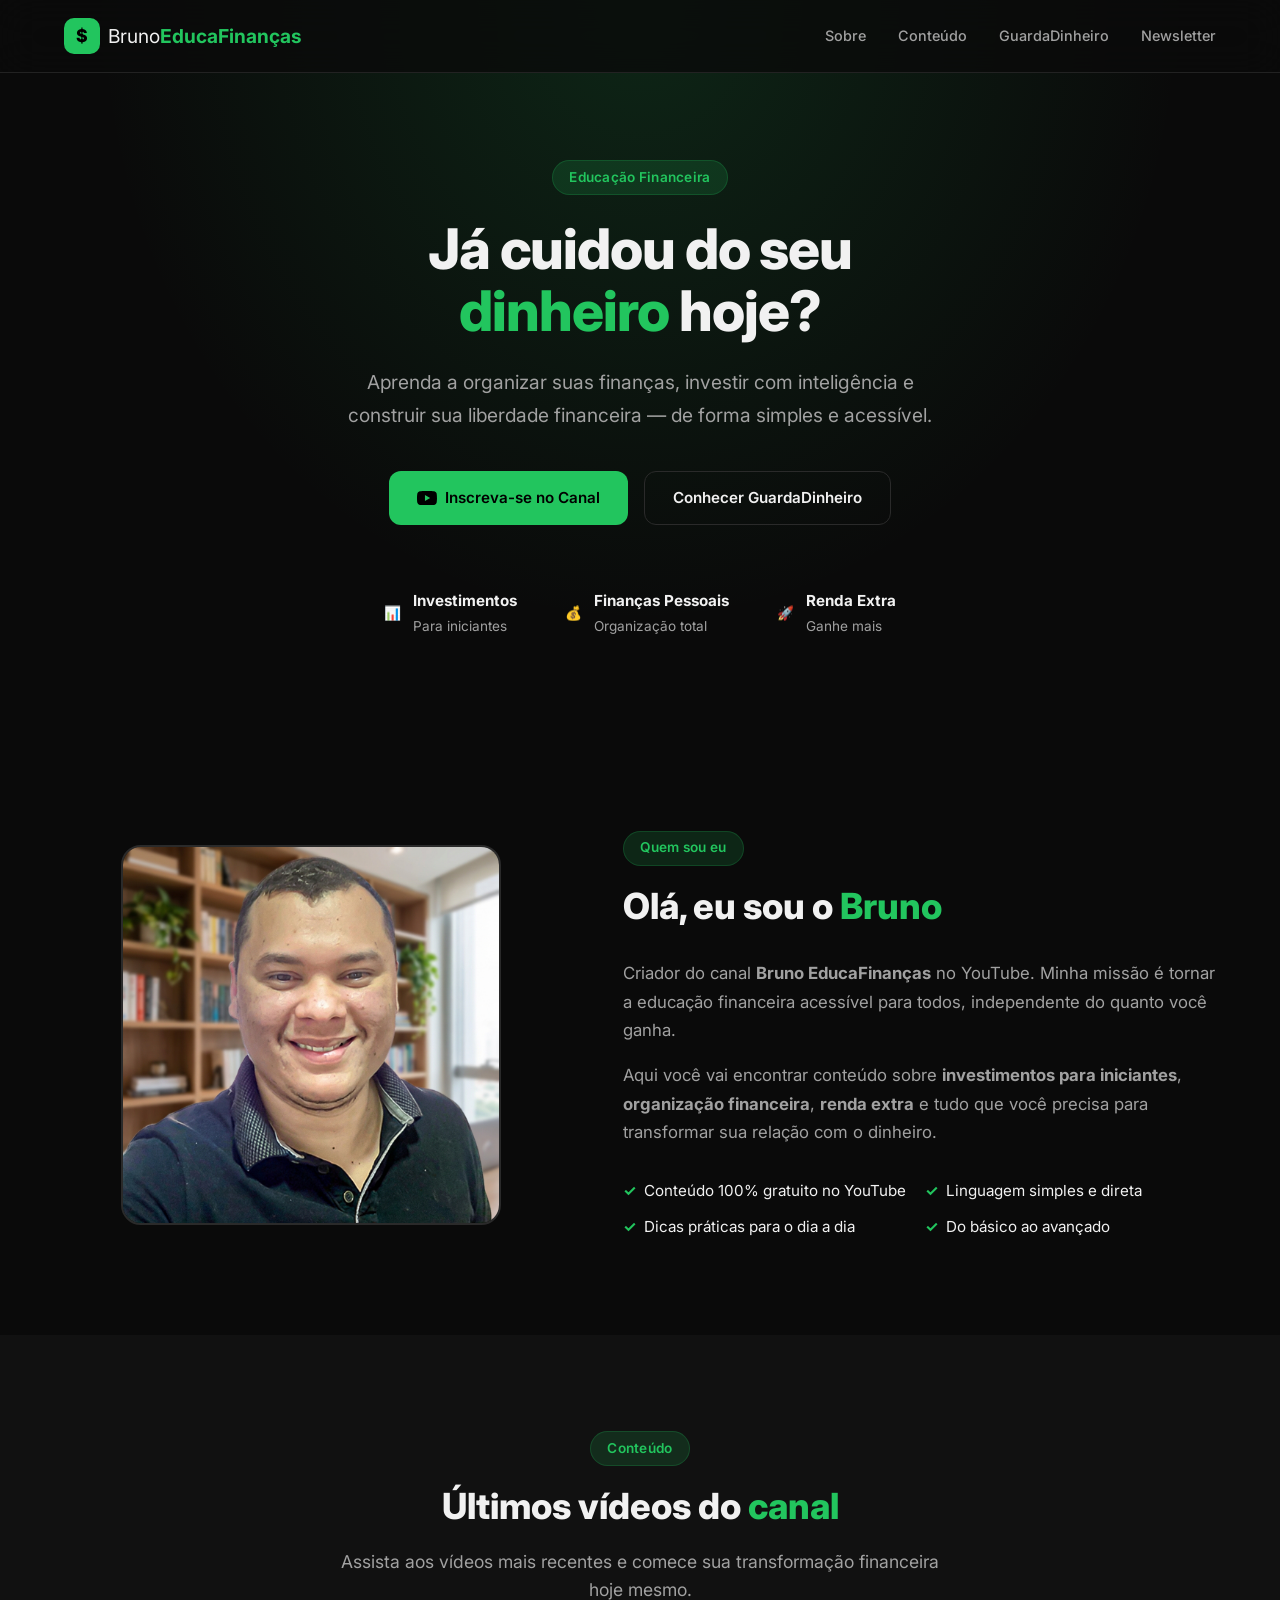
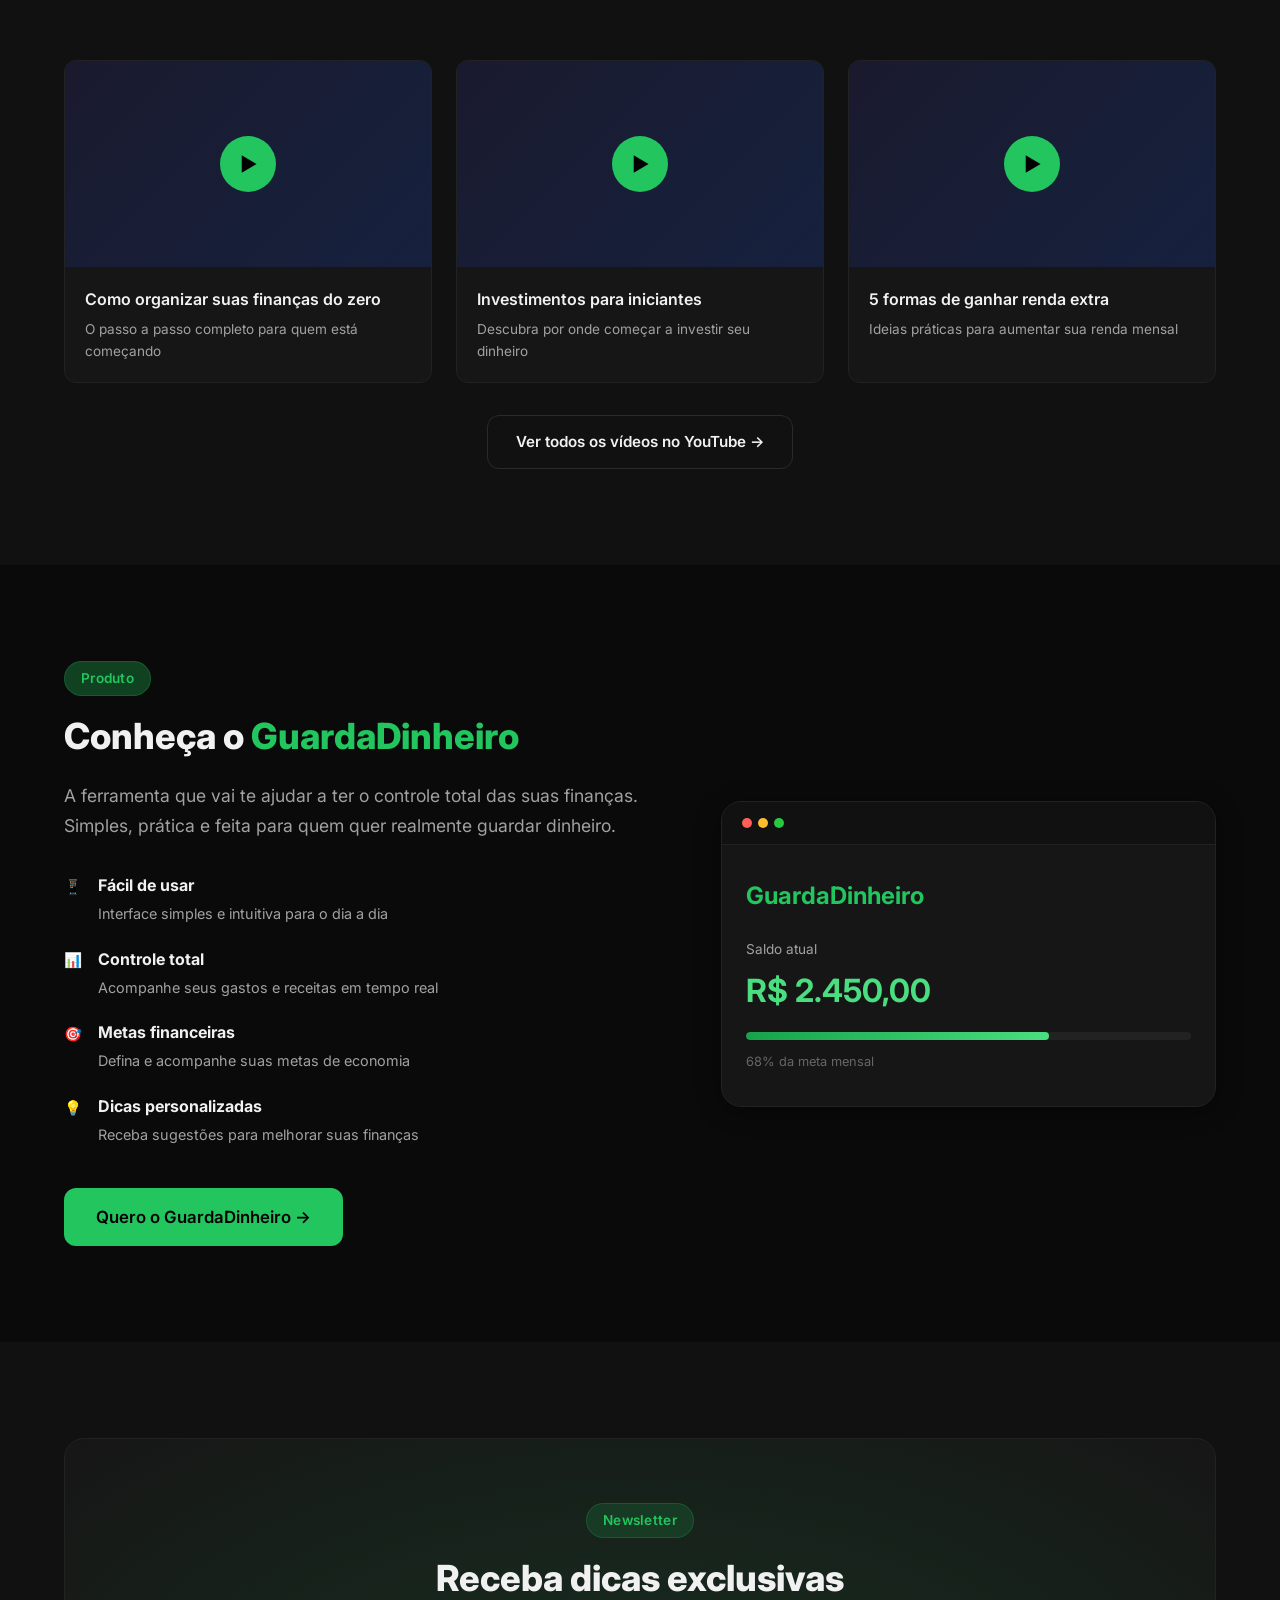
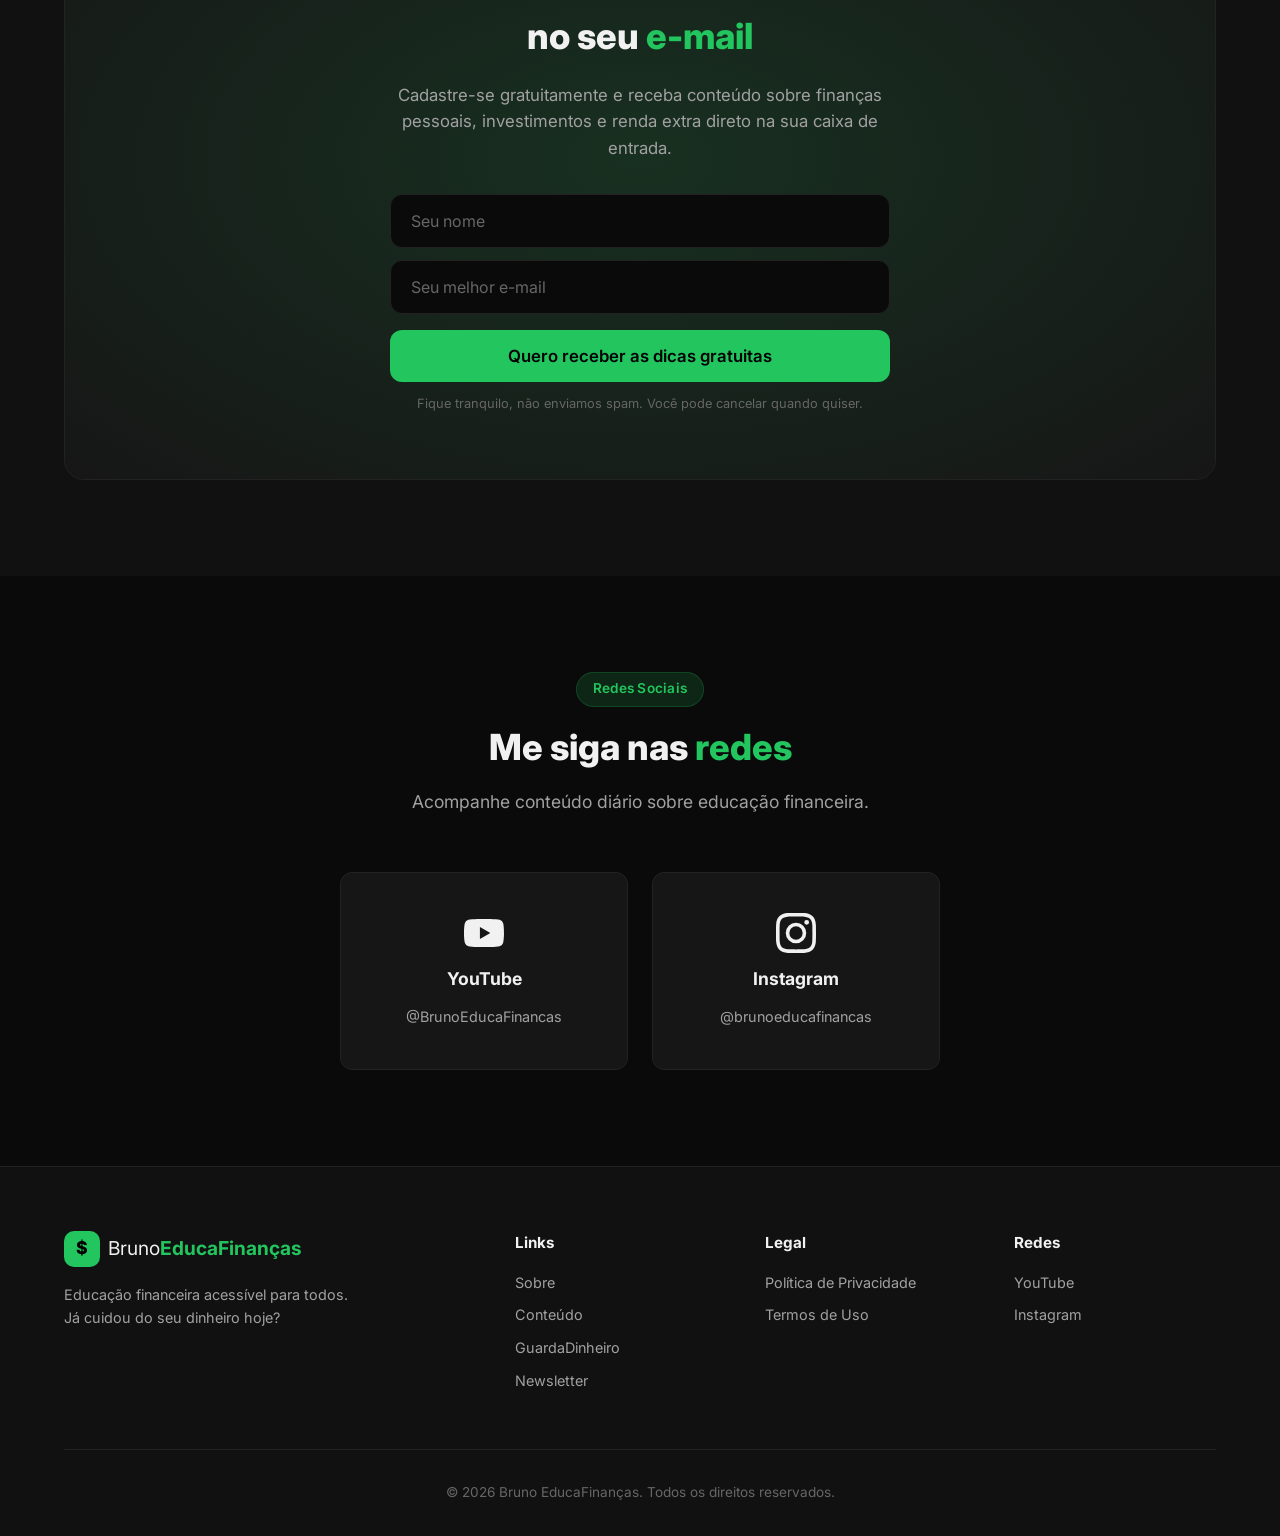
<file: index.html>
<!DOCTYPE html>
<html lang="pt-BR">
<head>
  <meta charset="UTF-8">
  <meta name="viewport" content="width=device-width, initial-scale=1.0">
  <title>Bruno EducaFinanças | Já cuidou do seu dinheiro hoje?</title>
  <meta name="description" content="Educação financeira acessível para todos. Investimentos, finanças pessoais e renda extra com Bruno EducaFinanças.">
  <meta property="og:title" content="Bruno EducaFinanças">
  <meta property="og:description" content="Já cuidou do seu dinheiro hoje? Educação financeira acessível para todos.">
  <meta property="og:type" content="website">
  <link rel="preconnect" href="https://fonts.googleapis.com">
  <link rel="preconnect" href="https://fonts.gstatic.com" crossorigin>
  <link href="https://fonts.googleapis.com/css2?family=Inter:wght@400;500;600;700;800&display=swap" rel="stylesheet">
  <link rel="stylesheet" href="style.css">
</head>
<body>
  <!-- Header -->
  <header class="header" id="header">
    <div class="container header-content">
      <a href="#" class="logo">
        <span class="logo-icon">$</span>
        <span>Bruno<strong>EducaFinanças</strong></span>
      </a>
      <nav class="nav" id="nav">
        <a href="#sobre">Sobre</a>
        <a href="#conteudo">Conteúdo</a>
        <a href="#guardadinheiro">GuardaDinheiro</a>
        <a href="#newsletter">Newsletter</a>
      </nav>
      <button class="menu-toggle" id="menuToggle" aria-label="Abrir menu">
        <span></span>
        <span></span>
        <span></span>
      </button>
    </div>
  </header>

  <!-- Hero -->
  <section class="hero">
    <div class="hero-bg"></div>
    <div class="container hero-content">
      <span class="hero-badge">Educação Financeira</span>
      <h1>Já cuidou do seu<br><span class="highlight">dinheiro</span> hoje?</h1>
      <p class="hero-subtitle">Aprenda a organizar suas finanças, investir com inteligência e construir sua liberdade financeira — de forma simples e acessível.</p>
      <div class="hero-buttons">
        <a href="https://www.youtube.com/@BrunoEducaFinancas?sub_confirmation=1" target="_blank" class="btn btn-primary">
          <svg width="20" height="20" viewBox="0 0 24 24" fill="currentColor"><path d="M23.498 6.186a3.016 3.016 0 0 0-2.122-2.136C19.505 3.545 12 3.545 12 3.545s-7.505 0-9.377.505A3.017 3.017 0 0 0 .502 6.186C0 8.07 0 12 0 12s0 3.93.502 5.814a3.016 3.016 0 0 0 2.122 2.136c1.871.505 9.376.505 9.376.505s7.505 0 9.377-.505a3.015 3.015 0 0 0 2.122-2.136C24 15.93 24 12 24 12s0-3.93-.502-5.814zM9.545 15.568V8.432L15.818 12l-6.273 3.568z"/></svg>
          Inscreva-se no Canal
        </a>
        <a href="#guardadinheiro" class="btn btn-secondary">Conhecer GuardaDinheiro</a>
      </div>
      <div class="hero-stats">
        <div class="stat">
          <span class="stat-icon">📊</span>
          <div>
            <strong>Investimentos</strong>
            <span>Para iniciantes</span>
          </div>
        </div>
        <div class="stat">
          <span class="stat-icon">💰</span>
          <div>
            <strong>Finanças Pessoais</strong>
            <span>Organização total</span>
          </div>
        </div>
        <div class="stat">
          <span class="stat-icon">🚀</span>
          <div>
            <strong>Renda Extra</strong>
            <span>Ganhe mais</span>
          </div>
        </div>
      </div>
    </div>
  </section>

  <!-- Sobre -->
  <section class="section" id="sobre">
    <div class="container">
      <div class="sobre-grid">
        <div class="sobre-image">
          <img src="bruno.jpg" alt="Bruno - EducaFinanças" class="sobre-foto">
        </div>
        <div class="sobre-text">
          <span class="section-badge">Quem sou eu</span>
          <h2>Olá, eu sou o <span class="highlight">Bruno</span></h2>
          <p>Criador do canal <strong>Bruno EducaFinanças</strong> no YouTube. Minha missão é tornar a educação financeira acessível para todos, independente do quanto você ganha.</p>
          <p>Aqui você vai encontrar conteúdo sobre <strong>investimentos para iniciantes</strong>, <strong>organização financeira</strong>, <strong>renda extra</strong> e tudo que você precisa para transformar sua relação com o dinheiro.</p>
          <div class="sobre-features">
            <div class="feature">
              <span class="feature-check">✓</span>
              <span>Conteúdo 100% gratuito no YouTube</span>
            </div>
            <div class="feature">
              <span class="feature-check">✓</span>
              <span>Linguagem simples e direta</span>
            </div>
            <div class="feature">
              <span class="feature-check">✓</span>
              <span>Dicas práticas para o dia a dia</span>
            </div>
            <div class="feature">
              <span class="feature-check">✓</span>
              <span>Do básico ao avançado</span>
            </div>
          </div>
        </div>
      </div>
    </div>
  </section>

  <!-- Conteúdo / Vídeos -->
  <section class="section section-alt" id="conteudo">
    <div class="container">
      <div class="section-header">
        <span class="section-badge">Conteúdo</span>
        <h2>Últimos vídeos do <span class="highlight">canal</span></h2>
        <p>Assista aos vídeos mais recentes e comece sua transformação financeira hoje mesmo.</p>
      </div>
      <div class="videos-grid">
        <div class="video-card">
          <div class="video-thumbnail">
            <div class="play-button">▶</div>
          </div>
          <div class="video-info">
            <h3>Como organizar suas finanças do zero</h3>
            <p>O passo a passo completo para quem está começando</p>
          </div>
        </div>
        <div class="video-card">
          <div class="video-thumbnail">
            <div class="play-button">▶</div>
          </div>
          <div class="video-info">
            <h3>Investimentos para iniciantes</h3>
            <p>Descubra por onde começar a investir seu dinheiro</p>
          </div>
        </div>
        <div class="video-card">
          <div class="video-thumbnail">
            <div class="play-button">▶</div>
          </div>
          <div class="video-info">
            <h3>5 formas de ganhar renda extra</h3>
            <p>Ideias práticas para aumentar sua renda mensal</p>
          </div>
        </div>
      </div>
      <div class="text-center" style="margin-top: 2rem;">
        <a href="https://www.youtube.com/@BrunoEducaFinancas" target="_blank" class="btn btn-secondary">
          Ver todos os vídeos no YouTube →
        </a>
      </div>
    </div>
  </section>

  <!-- GuardaDinheiro -->
  <section class="section" id="guardadinheiro">
    <div class="container">
      <div class="produto-grid">
        <div class="produto-info">
          <span class="section-badge badge-green">Produto</span>
          <h2>Conheça o <span class="highlight">GuardaDinheiro</span></h2>
          <p class="produto-desc">A ferramenta que vai te ajudar a ter o controle total das suas finanças. Simples, prática e feita para quem quer realmente guardar dinheiro.</p>
          <ul class="produto-features">
            <li>
              <span class="feature-icon">📱</span>
              <div>
                <strong>Fácil de usar</strong>
                <span>Interface simples e intuitiva para o dia a dia</span>
              </div>
            </li>
            <li>
              <span class="feature-icon">📊</span>
              <div>
                <strong>Controle total</strong>
                <span>Acompanhe seus gastos e receitas em tempo real</span>
              </div>
            </li>
            <li>
              <span class="feature-icon">🎯</span>
              <div>
                <strong>Metas financeiras</strong>
                <span>Defina e acompanhe suas metas de economia</span>
              </div>
            </li>
            <li>
              <span class="feature-icon">💡</span>
              <div>
                <strong>Dicas personalizadas</strong>
                <span>Receba sugestões para melhorar suas finanças</span>
              </div>
            </li>
          </ul>
          <a href="https://www.guardadinheiro.com.br" target="_blank" class="btn btn-primary btn-lg">Quero o GuardaDinheiro →</a>
        </div>
        <div class="produto-visual">
          <div class="produto-mockup">
            <div class="mockup-header">
              <span class="mockup-dot"></span>
              <span class="mockup-dot"></span>
              <span class="mockup-dot"></span>
            </div>
            <div class="mockup-body">
              <div class="mockup-title">GuardaDinheiro</div>
              <div class="mockup-balance">
                <span class="mockup-label">Saldo atual</span>
                <span class="mockup-value">R$ 2.450,00</span>
              </div>
              <div class="mockup-bar">
                <div class="mockup-bar-fill" style="width: 68%"></div>
              </div>
              <span class="mockup-meta">68% da meta mensal</span>
            </div>
          </div>
        </div>
      </div>
    </div>
  </section>

  <!-- Newsletter -->
  <section class="section section-alt" id="newsletter">
    <div class="container">
      <div class="newsletter-box">
        <div class="newsletter-content">
          <span class="section-badge">Newsletter</span>
          <h2>Receba dicas exclusivas<br>no seu <span class="highlight">e-mail</span></h2>
          <p>Cadastre-se gratuitamente e receba conteúdo sobre finanças pessoais, investimentos e renda extra direto na sua caixa de entrada.</p>
          <form class="newsletter-form" id="newsletterForm">
            <div class="form-group">
              <input type="text" placeholder="Seu nome" required id="formName">
              <input type="email" placeholder="Seu melhor e-mail" required id="formEmail">
            </div>
            <button type="submit" class="btn btn-primary btn-lg btn-full">Quero receber as dicas gratuitas</button>
            <span class="form-disclaimer">Fique tranquilo, não enviamos spam. Você pode cancelar quando quiser.</span>
          </form>
        </div>
      </div>
    </div>
  </section>

  <!-- Redes Sociais -->
  <section class="section">
    <div class="container">
      <div class="section-header">
        <span class="section-badge">Redes Sociais</span>
        <h2>Me siga nas <span class="highlight">redes</span></h2>
        <p>Acompanhe conteúdo diário sobre educação financeira.</p>
      </div>
      <div class="social-grid">
        <a href="https://www.youtube.com/@BrunoEducaFinancas" target="_blank" class="social-card social-youtube">
          <svg width="40" height="40" viewBox="0 0 24 24" fill="currentColor"><path d="M23.498 6.186a3.016 3.016 0 0 0-2.122-2.136C19.505 3.545 12 3.545 12 3.545s-7.505 0-9.377.505A3.017 3.017 0 0 0 .502 6.186C0 8.07 0 12 0 12s0 3.93.502 5.814a3.016 3.016 0 0 0 2.122 2.136c1.871.505 9.376.505 9.376.505s7.505 0 9.377-.505a3.015 3.015 0 0 0 2.122-2.136C24 15.93 24 12 24 12s0-3.93-.502-5.814zM9.545 15.568V8.432L15.818 12l-6.273 3.568z"/></svg>
          <strong>YouTube</strong>
          <span>@BrunoEducaFinancas</span>
        </a>
        <a href="https://www.instagram.com/brunoeducafinancas" target="_blank" class="social-card social-instagram">
          <svg width="40" height="40" viewBox="0 0 24 24" fill="currentColor"><path d="M12 2.163c3.204 0 3.584.012 4.85.07 3.252.148 4.771 1.691 4.919 4.919.058 1.265.069 1.645.069 4.849 0 3.205-.012 3.584-.069 4.849-.149 3.225-1.664 4.771-4.919 4.919-1.266.058-1.644.07-4.85.07-3.204 0-3.584-.012-4.849-.07-3.26-.149-4.771-1.699-4.919-4.92-.058-1.265-.07-1.644-.07-4.849 0-3.204.013-3.583.07-4.849.149-3.227 1.664-4.771 4.919-4.919 1.266-.057 1.645-.069 4.849-.069zM12 0C8.741 0 8.333.014 7.053.072 2.695.272.273 2.69.073 7.052.014 8.333 0 8.741 0 12c0 3.259.014 3.668.072 4.948.2 4.358 2.618 6.78 6.98 6.98C8.333 23.986 8.741 24 12 24c3.259 0 3.668-.014 4.948-.072 4.354-.2 6.782-2.618 6.979-6.98.059-1.28.073-1.689.073-4.948 0-3.259-.014-3.667-.072-4.947-.196-4.354-2.617-6.78-6.979-6.98C15.668.014 15.259 0 12 0zm0 5.838a6.162 6.162 0 1 0 0 12.324 6.162 6.162 0 0 0 0-12.324zM12 16a4 4 0 1 1 0-8 4 4 0 0 1 0 8zm6.406-11.845a1.44 1.44 0 1 0 0 2.881 1.44 1.44 0 0 0 0-2.881z"/></svg>
          <strong>Instagram</strong>
          <span>@brunoeducafinancas</span>
        </a>
      </div>
    </div>
  </section>

  <!-- Footer -->
  <footer class="footer">
    <div class="container">
      <div class="footer-grid">
        <div class="footer-brand">
          <a href="#" class="logo">
            <span class="logo-icon">$</span>
            <span>Bruno<strong>EducaFinanças</strong></span>
          </a>
          <p>Educação financeira acessível para todos. Já cuidou do seu dinheiro hoje?</p>
        </div>
        <div class="footer-links">
          <h4>Links</h4>
          <a href="#sobre">Sobre</a>
          <a href="#conteudo">Conteúdo</a>
          <a href="#guardadinheiro">GuardaDinheiro</a>
          <a href="#newsletter">Newsletter</a>
        </div>
        <div class="footer-links">
          <h4>Legal</h4>
          <a href="privacidade.html">Política de Privacidade</a>
          <a href="termos.html">Termos de Uso</a>
        </div>
        <div class="footer-links">
          <h4>Redes</h4>
          <a href="https://www.youtube.com/@BrunoEducaFinancas" target="_blank">YouTube</a>
          <a href="https://www.instagram.com/brunoeducafinancas" target="_blank">Instagram</a>
        </div>
      </div>
      <div class="footer-bottom">
        <p>&copy; 2026 Bruno EducaFinanças. Todos os direitos reservados.</p>
      </div>
    </div>
  </footer>

  <script src="script.js"></script>
</body>
</html>
</file>
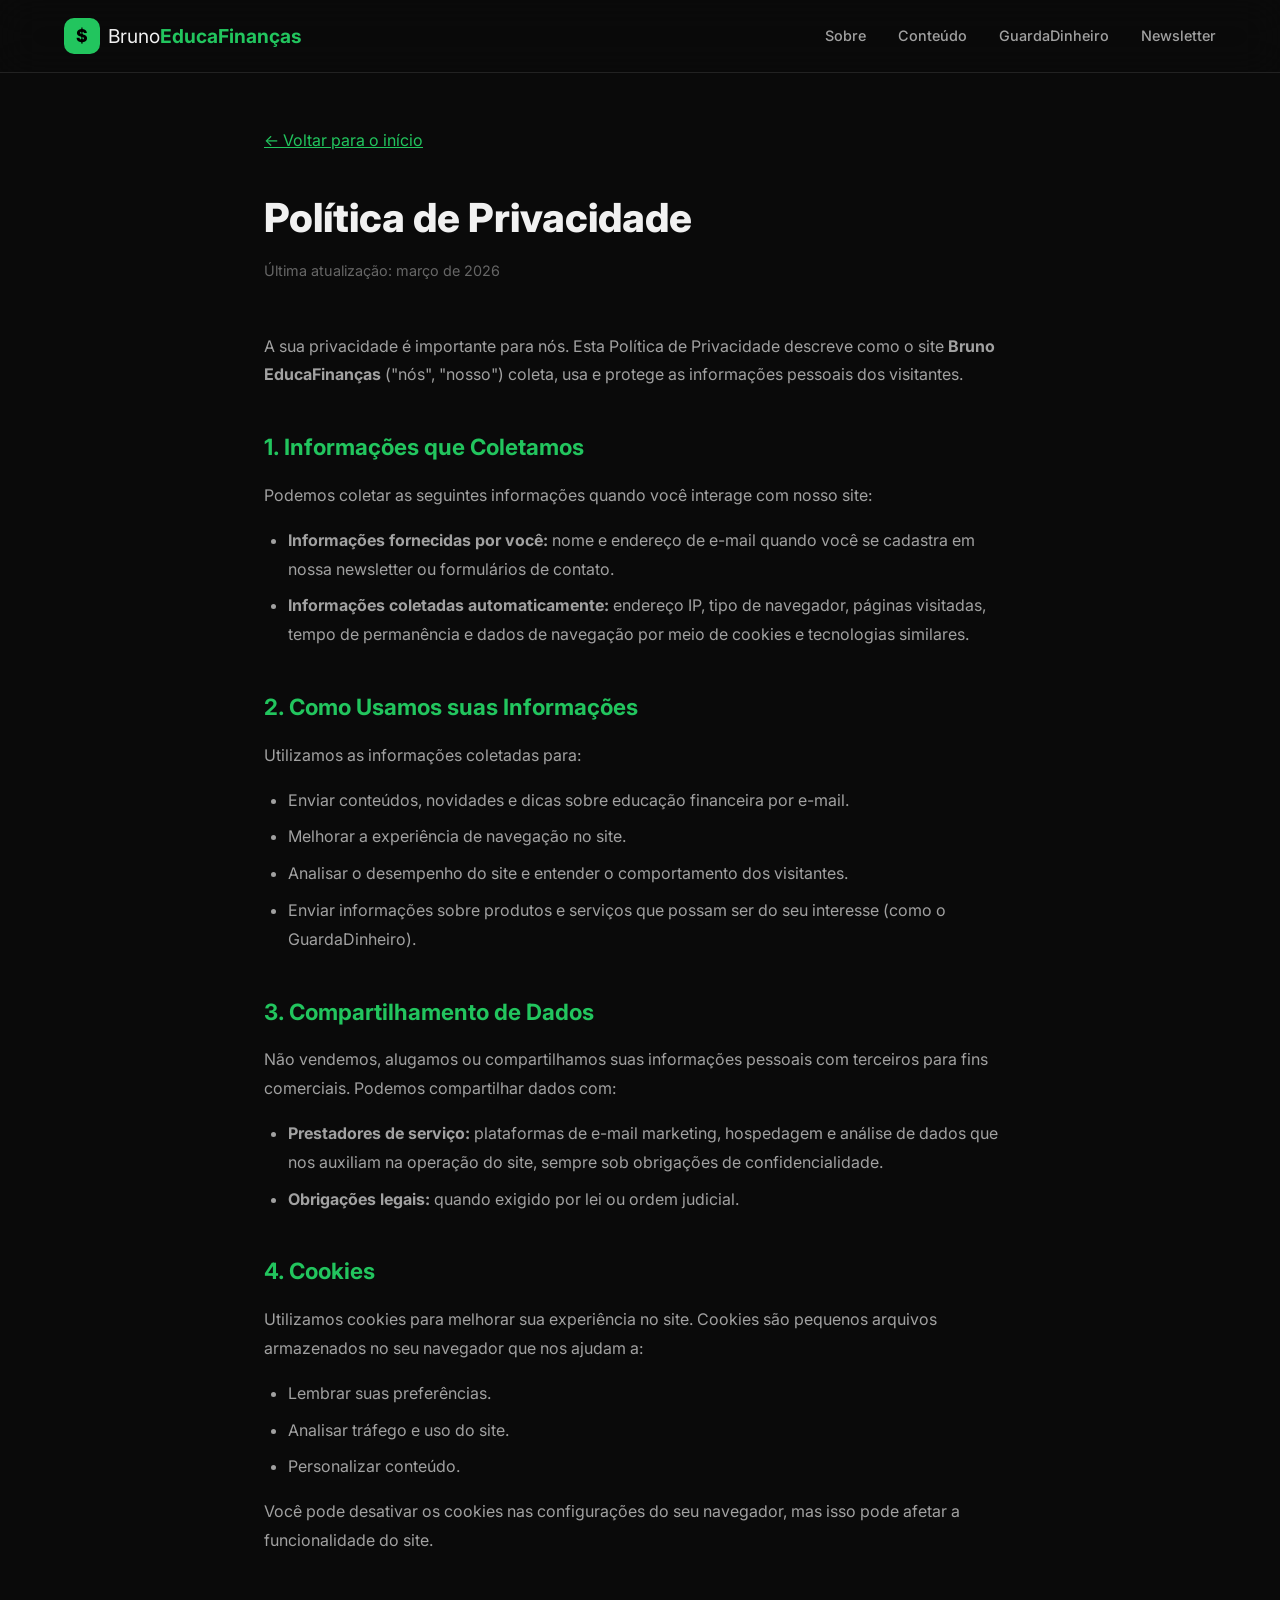
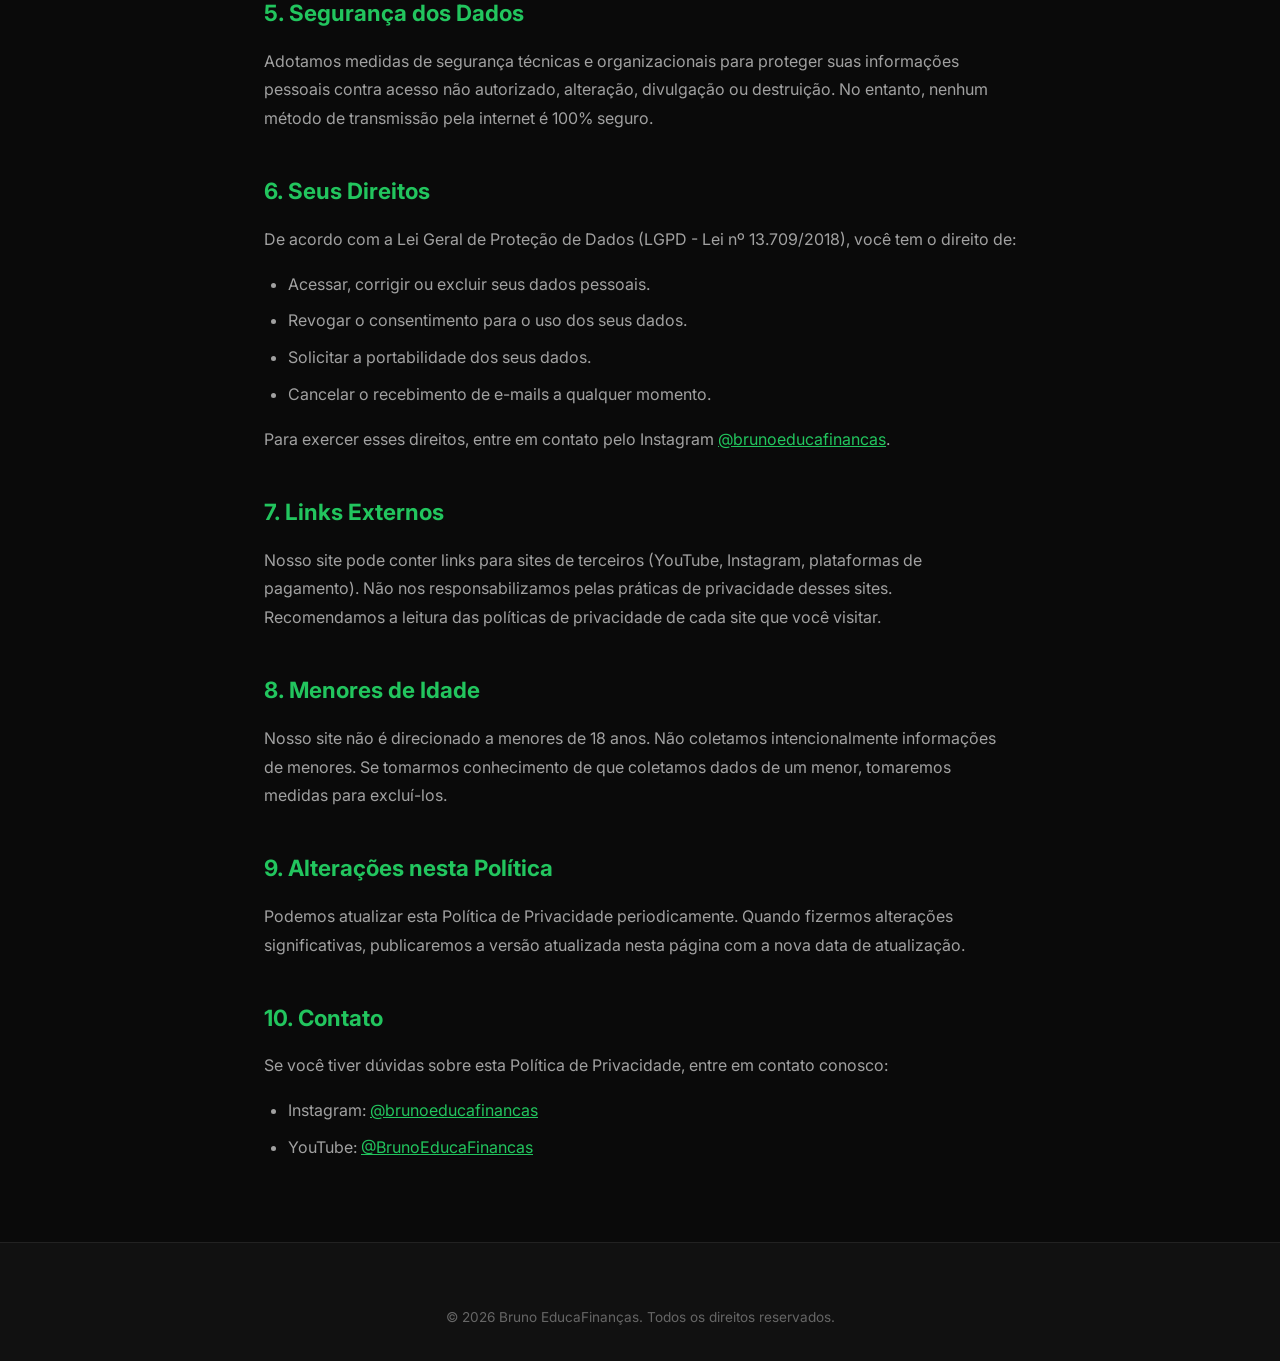
<file: privacidade.html>
<!DOCTYPE html>
<html lang="pt-BR">
<head>
  <meta charset="UTF-8">
  <meta name="viewport" content="width=device-width, initial-scale=1.0">
  <title>Política de Privacidade | Bruno EducaFinanças</title>
  <link rel="preconnect" href="https://fonts.googleapis.com">
  <link rel="preconnect" href="https://fonts.gstatic.com" crossorigin>
  <link href="https://fonts.googleapis.com/css2?family=Inter:wght@400;500;600;700;800&display=swap" rel="stylesheet">
  <link rel="stylesheet" href="style.css">
  <style>
    .legal-page { padding: 8rem 0 4rem; }
    .legal-page h1 { font-size: 2.5rem; font-weight: 800; margin-bottom: 0.5rem; }
    .legal-page .updated { color: var(--text-muted); font-size: 0.9rem; margin-bottom: 3rem; }
    .legal-page h2 { font-size: 1.4rem; font-weight: 700; margin: 2.5rem 0 1rem; color: var(--green); }
    .legal-page p, .legal-page li { color: var(--text-secondary); font-size: 1rem; line-height: 1.8; margin-bottom: 1rem; }
    .legal-page ul { padding-left: 1.5rem; margin-bottom: 1rem; }
    .legal-page li { margin-bottom: 0.5rem; }
    .legal-page a { color: var(--green); text-decoration: underline; }
    .legal-back { display: inline-flex; align-items: center; gap: 0.5rem; color: var(--text-secondary); margin-bottom: 2rem; transition: color var(--transition); }
    .legal-back:hover { color: var(--green); }
  </style>
</head>
<body>
  <header class="header" id="header">
    <div class="container header-content">
      <a href="index.html" class="logo">
        <span class="logo-icon">$</span>
        <span>Bruno<strong>EducaFinanças</strong></span>
      </a>
      <nav class="nav" id="nav">
        <a href="index.html#sobre">Sobre</a>
        <a href="index.html#conteudo">Conteúdo</a>
        <a href="index.html#guardadinheiro">GuardaDinheiro</a>
        <a href="index.html#newsletter">Newsletter</a>
      </nav>
      <button class="menu-toggle" id="menuToggle" aria-label="Abrir menu">
        <span></span><span></span><span></span>
      </button>
    </div>
  </header>

  <main class="legal-page">
    <div class="container" style="max-width: 800px;">
      <a href="index.html" class="legal-back">← Voltar para o início</a>
      <h1>Política de Privacidade</h1>
      <p class="updated">Última atualização: março de 2026</p>

      <p>A sua privacidade é importante para nós. Esta Política de Privacidade descreve como o site <strong>Bruno EducaFinanças</strong> ("nós", "nosso") coleta, usa e protege as informações pessoais dos visitantes.</p>

      <h2>1. Informações que Coletamos</h2>
      <p>Podemos coletar as seguintes informações quando você interage com nosso site:</p>
      <ul>
        <li><strong>Informações fornecidas por você:</strong> nome e endereço de e-mail quando você se cadastra em nossa newsletter ou formulários de contato.</li>
        <li><strong>Informações coletadas automaticamente:</strong> endereço IP, tipo de navegador, páginas visitadas, tempo de permanência e dados de navegação por meio de cookies e tecnologias similares.</li>
      </ul>

      <h2>2. Como Usamos suas Informações</h2>
      <p>Utilizamos as informações coletadas para:</p>
      <ul>
        <li>Enviar conteúdos, novidades e dicas sobre educação financeira por e-mail.</li>
        <li>Melhorar a experiência de navegação no site.</li>
        <li>Analisar o desempenho do site e entender o comportamento dos visitantes.</li>
        <li>Enviar informações sobre produtos e serviços que possam ser do seu interesse (como o GuardaDinheiro).</li>
      </ul>

      <h2>3. Compartilhamento de Dados</h2>
      <p>Não vendemos, alugamos ou compartilhamos suas informações pessoais com terceiros para fins comerciais. Podemos compartilhar dados com:</p>
      <ul>
        <li><strong>Prestadores de serviço:</strong> plataformas de e-mail marketing, hospedagem e análise de dados que nos auxiliam na operação do site, sempre sob obrigações de confidencialidade.</li>
        <li><strong>Obrigações legais:</strong> quando exigido por lei ou ordem judicial.</li>
      </ul>

      <h2>4. Cookies</h2>
      <p>Utilizamos cookies para melhorar sua experiência no site. Cookies são pequenos arquivos armazenados no seu navegador que nos ajudam a:</p>
      <ul>
        <li>Lembrar suas preferências.</li>
        <li>Analisar tráfego e uso do site.</li>
        <li>Personalizar conteúdo.</li>
      </ul>
      <p>Você pode desativar os cookies nas configurações do seu navegador, mas isso pode afetar a funcionalidade do site.</p>

      <h2>5. Segurança dos Dados</h2>
      <p>Adotamos medidas de segurança técnicas e organizacionais para proteger suas informações pessoais contra acesso não autorizado, alteração, divulgação ou destruição. No entanto, nenhum método de transmissão pela internet é 100% seguro.</p>

      <h2>6. Seus Direitos</h2>
      <p>De acordo com a Lei Geral de Proteção de Dados (LGPD - Lei nº 13.709/2018), você tem o direito de:</p>
      <ul>
        <li>Acessar, corrigir ou excluir seus dados pessoais.</li>
        <li>Revogar o consentimento para o uso dos seus dados.</li>
        <li>Solicitar a portabilidade dos seus dados.</li>
        <li>Cancelar o recebimento de e-mails a qualquer momento.</li>
      </ul>
      <p>Para exercer esses direitos, entre em contato pelo Instagram <a href="https://www.instagram.com/brunoeducafinancas" target="_blank">@brunoeducafinancas</a>.</p>

      <h2>7. Links Externos</h2>
      <p>Nosso site pode conter links para sites de terceiros (YouTube, Instagram, plataformas de pagamento). Não nos responsabilizamos pelas práticas de privacidade desses sites. Recomendamos a leitura das políticas de privacidade de cada site que você visitar.</p>

      <h2>8. Menores de Idade</h2>
      <p>Nosso site não é direcionado a menores de 18 anos. Não coletamos intencionalmente informações de menores. Se tomarmos conhecimento de que coletamos dados de um menor, tomaremos medidas para excluí-los.</p>

      <h2>9. Alterações nesta Política</h2>
      <p>Podemos atualizar esta Política de Privacidade periodicamente. Quando fizermos alterações significativas, publicaremos a versão atualizada nesta página com a nova data de atualização.</p>

      <h2>10. Contato</h2>
      <p>Se você tiver dúvidas sobre esta Política de Privacidade, entre em contato conosco:</p>
      <ul>
        <li>Instagram: <a href="https://www.instagram.com/brunoeducafinancas" target="_blank">@brunoeducafinancas</a></li>
        <li>YouTube: <a href="https://www.youtube.com/@BrunoEducaFinancas" target="_blank">@BrunoEducaFinancas</a></li>
      </ul>
    </div>
  </main>

  <footer class="footer">
    <div class="container">
      <div class="footer-bottom" style="border: none; padding: 0;">
        <p>&copy; 2026 Bruno EducaFinanças. Todos os direitos reservados.</p>
      </div>
    </div>
  </footer>

  <script>
    const menuToggle = document.getElementById('menuToggle');
    const nav = document.getElementById('nav');
    menuToggle.addEventListener('click', () => {
      nav.classList.toggle('active');
    });
  </script>
</body>
</html>
</file>
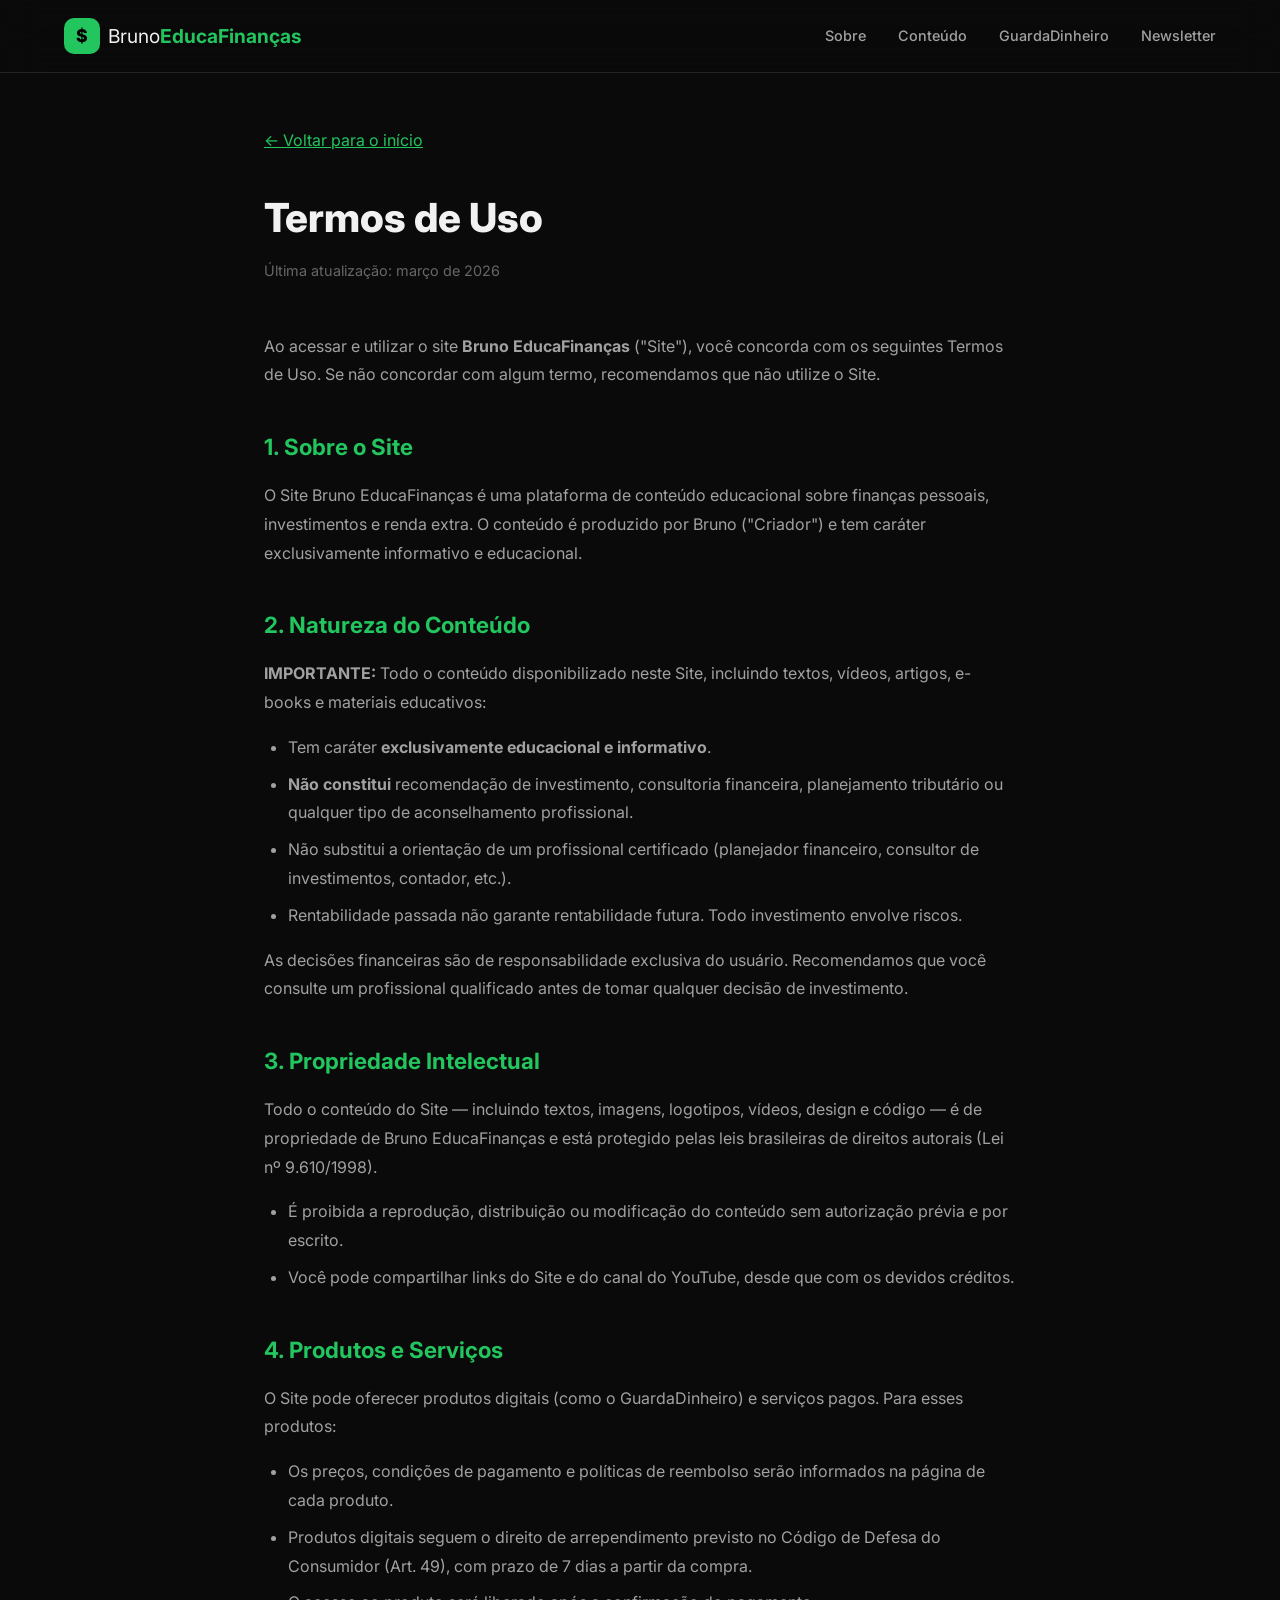
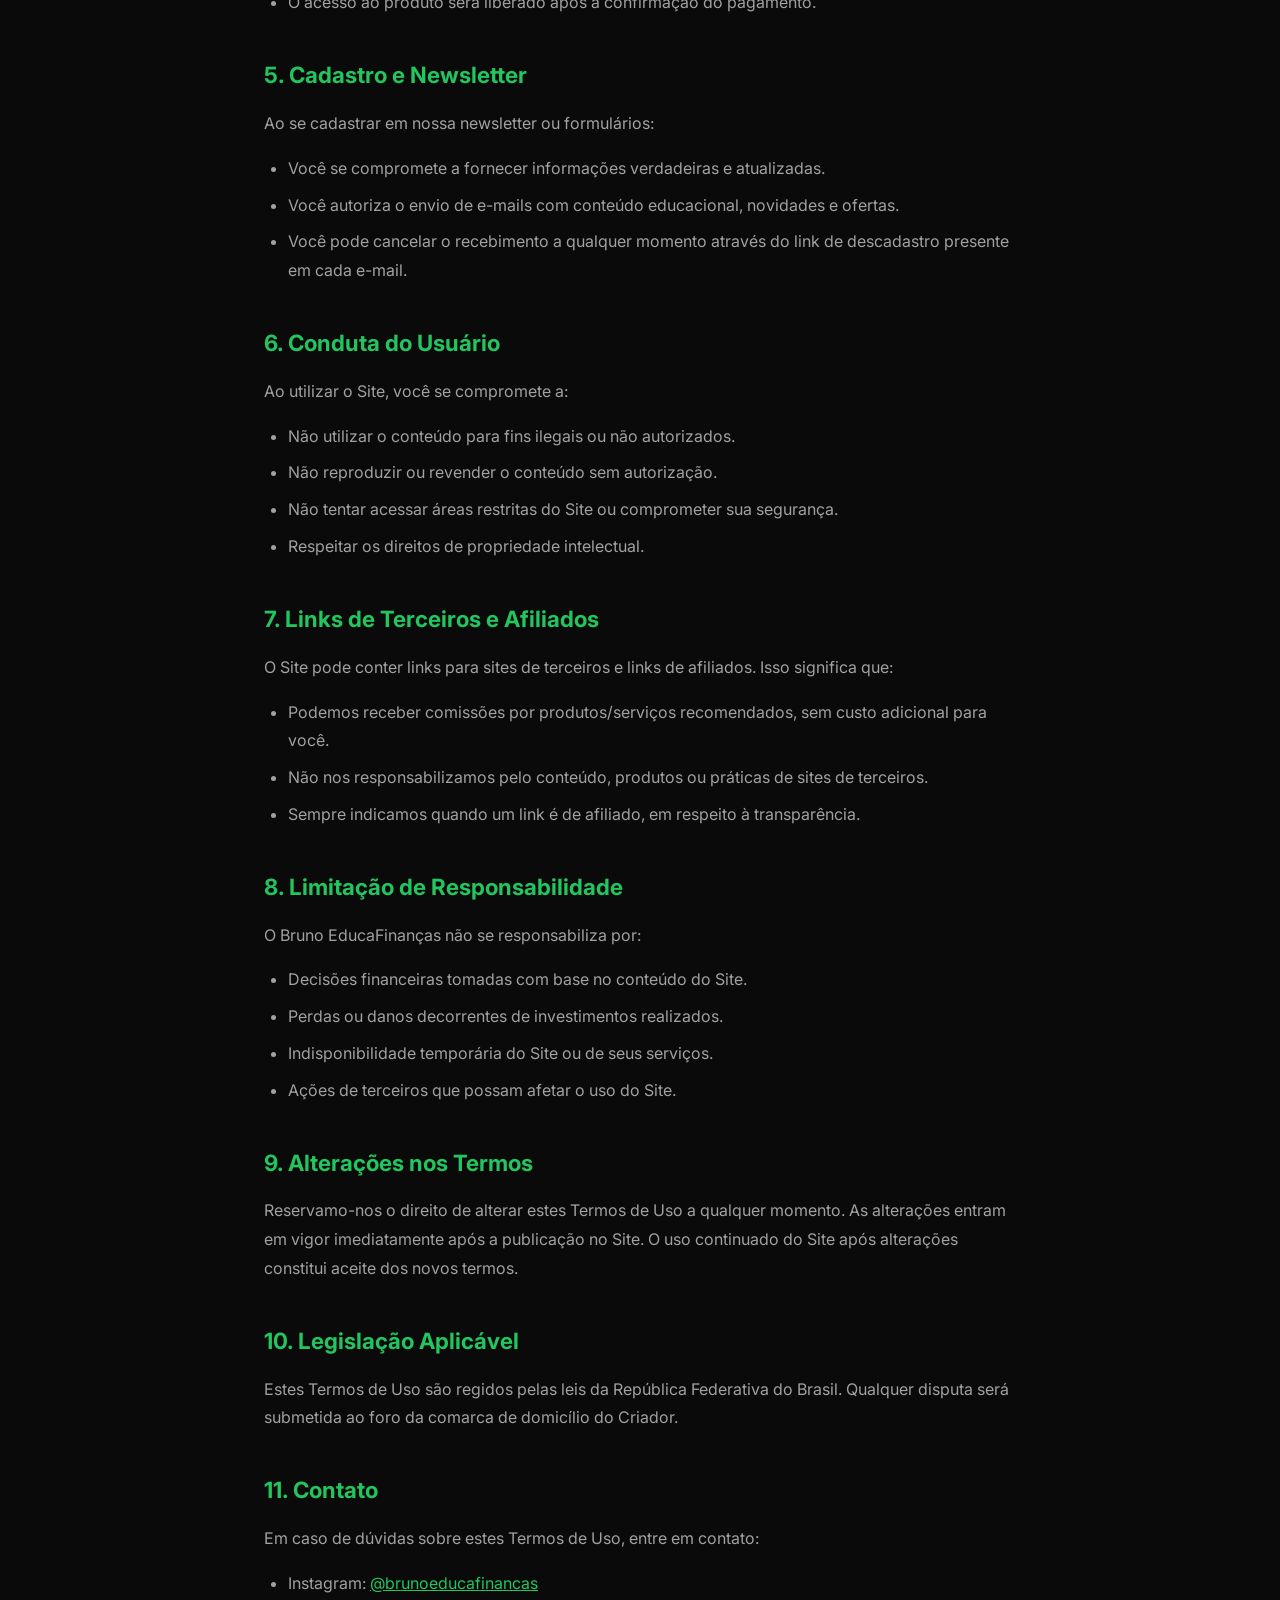
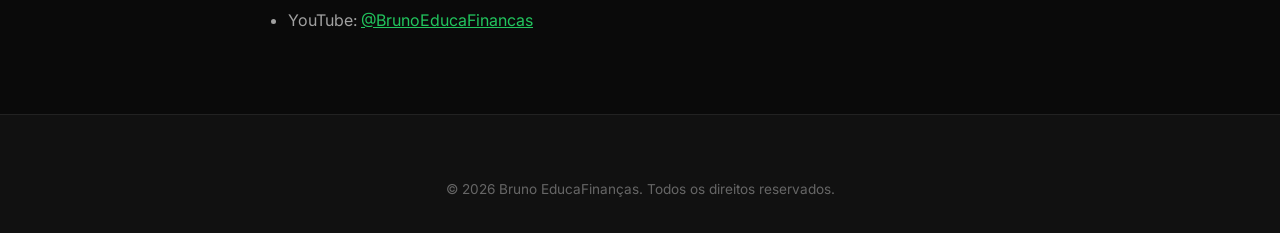
<file: termos.html>
<!DOCTYPE html>
<html lang="pt-BR">
<head>
  <meta charset="UTF-8">
  <meta name="viewport" content="width=device-width, initial-scale=1.0">
  <title>Termos de Uso | Bruno EducaFinanças</title>
  <link rel="preconnect" href="https://fonts.googleapis.com">
  <link rel="preconnect" href="https://fonts.gstatic.com" crossorigin>
  <link href="https://fonts.googleapis.com/css2?family=Inter:wght@400;500;600;700;800&display=swap" rel="stylesheet">
  <link rel="stylesheet" href="style.css">
  <style>
    .legal-page { padding: 8rem 0 4rem; }
    .legal-page h1 { font-size: 2.5rem; font-weight: 800; margin-bottom: 0.5rem; }
    .legal-page .updated { color: var(--text-muted); font-size: 0.9rem; margin-bottom: 3rem; }
    .legal-page h2 { font-size: 1.4rem; font-weight: 700; margin: 2.5rem 0 1rem; color: var(--green); }
    .legal-page p, .legal-page li { color: var(--text-secondary); font-size: 1rem; line-height: 1.8; margin-bottom: 1rem; }
    .legal-page ul { padding-left: 1.5rem; margin-bottom: 1rem; }
    .legal-page li { margin-bottom: 0.5rem; }
    .legal-page a { color: var(--green); text-decoration: underline; }
    .legal-back { display: inline-flex; align-items: center; gap: 0.5rem; color: var(--text-secondary); margin-bottom: 2rem; transition: color var(--transition); }
    .legal-back:hover { color: var(--green); }
  </style>
</head>
<body>
  <header class="header" id="header">
    <div class="container header-content">
      <a href="index.html" class="logo">
        <span class="logo-icon">$</span>
        <span>Bruno<strong>EducaFinanças</strong></span>
      </a>
      <nav class="nav" id="nav">
        <a href="index.html#sobre">Sobre</a>
        <a href="index.html#conteudo">Conteúdo</a>
        <a href="index.html#guardadinheiro">GuardaDinheiro</a>
        <a href="index.html#newsletter">Newsletter</a>
      </nav>
      <button class="menu-toggle" id="menuToggle" aria-label="Abrir menu">
        <span></span><span></span><span></span>
      </button>
    </div>
  </header>

  <main class="legal-page">
    <div class="container" style="max-width: 800px;">
      <a href="index.html" class="legal-back">← Voltar para o início</a>
      <h1>Termos de Uso</h1>
      <p class="updated">Última atualização: março de 2026</p>

      <p>Ao acessar e utilizar o site <strong>Bruno EducaFinanças</strong> ("Site"), você concorda com os seguintes Termos de Uso. Se não concordar com algum termo, recomendamos que não utilize o Site.</p>

      <h2>1. Sobre o Site</h2>
      <p>O Site Bruno EducaFinanças é uma plataforma de conteúdo educacional sobre finanças pessoais, investimentos e renda extra. O conteúdo é produzido por Bruno ("Criador") e tem caráter exclusivamente informativo e educacional.</p>

      <h2>2. Natureza do Conteúdo</h2>
      <p><strong>IMPORTANTE:</strong> Todo o conteúdo disponibilizado neste Site, incluindo textos, vídeos, artigos, e-books e materiais educativos:</p>
      <ul>
        <li>Tem caráter <strong>exclusivamente educacional e informativo</strong>.</li>
        <li><strong>Não constitui</strong> recomendação de investimento, consultoria financeira, planejamento tributário ou qualquer tipo de aconselhamento profissional.</li>
        <li>Não substitui a orientação de um profissional certificado (planejador financeiro, consultor de investimentos, contador, etc.).</li>
        <li>Rentabilidade passada não garante rentabilidade futura. Todo investimento envolve riscos.</li>
      </ul>
      <p>As decisões financeiras são de responsabilidade exclusiva do usuário. Recomendamos que você consulte um profissional qualificado antes de tomar qualquer decisão de investimento.</p>

      <h2>3. Propriedade Intelectual</h2>
      <p>Todo o conteúdo do Site — incluindo textos, imagens, logotipos, vídeos, design e código — é de propriedade de Bruno EducaFinanças e está protegido pelas leis brasileiras de direitos autorais (Lei nº 9.610/1998).</p>
      <ul>
        <li>É proibida a reprodução, distribuição ou modificação do conteúdo sem autorização prévia e por escrito.</li>
        <li>Você pode compartilhar links do Site e do canal do YouTube, desde que com os devidos créditos.</li>
      </ul>

      <h2>4. Produtos e Serviços</h2>
      <p>O Site pode oferecer produtos digitais (como o GuardaDinheiro) e serviços pagos. Para esses produtos:</p>
      <ul>
        <li>Os preços, condições de pagamento e políticas de reembolso serão informados na página de cada produto.</li>
        <li>Produtos digitais seguem o direito de arrependimento previsto no Código de Defesa do Consumidor (Art. 49), com prazo de 7 dias a partir da compra.</li>
        <li>O acesso ao produto será liberado após a confirmação do pagamento.</li>
      </ul>

      <h2>5. Cadastro e Newsletter</h2>
      <p>Ao se cadastrar em nossa newsletter ou formulários:</p>
      <ul>
        <li>Você se compromete a fornecer informações verdadeiras e atualizadas.</li>
        <li>Você autoriza o envio de e-mails com conteúdo educacional, novidades e ofertas.</li>
        <li>Você pode cancelar o recebimento a qualquer momento através do link de descadastro presente em cada e-mail.</li>
      </ul>

      <h2>6. Conduta do Usuário</h2>
      <p>Ao utilizar o Site, você se compromete a:</p>
      <ul>
        <li>Não utilizar o conteúdo para fins ilegais ou não autorizados.</li>
        <li>Não reproduzir ou revender o conteúdo sem autorização.</li>
        <li>Não tentar acessar áreas restritas do Site ou comprometer sua segurança.</li>
        <li>Respeitar os direitos de propriedade intelectual.</li>
      </ul>

      <h2>7. Links de Terceiros e Afiliados</h2>
      <p>O Site pode conter links para sites de terceiros e links de afiliados. Isso significa que:</p>
      <ul>
        <li>Podemos receber comissões por produtos/serviços recomendados, sem custo adicional para você.</li>
        <li>Não nos responsabilizamos pelo conteúdo, produtos ou práticas de sites de terceiros.</li>
        <li>Sempre indicamos quando um link é de afiliado, em respeito à transparência.</li>
      </ul>

      <h2>8. Limitação de Responsabilidade</h2>
      <p>O Bruno EducaFinanças não se responsabiliza por:</p>
      <ul>
        <li>Decisões financeiras tomadas com base no conteúdo do Site.</li>
        <li>Perdas ou danos decorrentes de investimentos realizados.</li>
        <li>Indisponibilidade temporária do Site ou de seus serviços.</li>
        <li>Ações de terceiros que possam afetar o uso do Site.</li>
      </ul>

      <h2>9. Alterações nos Termos</h2>
      <p>Reservamo-nos o direito de alterar estes Termos de Uso a qualquer momento. As alterações entram em vigor imediatamente após a publicação no Site. O uso continuado do Site após alterações constitui aceite dos novos termos.</p>

      <h2>10. Legislação Aplicável</h2>
      <p>Estes Termos de Uso são regidos pelas leis da República Federativa do Brasil. Qualquer disputa será submetida ao foro da comarca de domicílio do Criador.</p>

      <h2>11. Contato</h2>
      <p>Em caso de dúvidas sobre estes Termos de Uso, entre em contato:</p>
      <ul>
        <li>Instagram: <a href="https://www.instagram.com/brunoeducafinancas" target="_blank">@brunoeducafinancas</a></li>
        <li>YouTube: <a href="https://www.youtube.com/@BrunoEducaFinancas" target="_blank">@BrunoEducaFinancas</a></li>
      </ul>
    </div>
  </main>

  <footer class="footer">
    <div class="container">
      <div class="footer-bottom" style="border: none; padding: 0;">
        <p>&copy; 2026 Bruno EducaFinanças. Todos os direitos reservados.</p>
      </div>
    </div>
  </footer>

  <script>
    const menuToggle = document.getElementById('menuToggle');
    const nav = document.getElementById('nav');
    menuToggle.addEventListener('click', () => {
      nav.classList.toggle('active');
    });
  </script>
</body>
</html>
</file>
<file: style.css>
/* ===================== */
/* VARIABLES & RESET     */
/* ===================== */
:root {
  --bg: #0a0a0a;
  --bg-alt: #111111;
  --bg-card: #161616;
  --bg-card-hover: #1a1a1a;
  --green: #22c55e;
  --green-dark: #16a34a;
  --green-light: #4ade80;
  --green-glow: rgba(34, 197, 94, 0.15);
  --green-glow-strong: rgba(34, 197, 94, 0.3);
  --text: #f1f1f1;
  --text-secondary: #a1a1a1;
  --text-muted: #666666;
  --border: #222222;
  --border-light: #2a2a2a;
  --radius: 12px;
  --radius-lg: 20px;
  --shadow: 0 4px 24px rgba(0, 0, 0, 0.4);
  --transition: 0.3s ease;
}

*, *::before, *::after {
  margin: 0;
  padding: 0;
  box-sizing: border-box;
}

html {
  scroll-behavior: smooth;
  scroll-padding-top: 80px;
}

body {
  font-family: 'Inter', -apple-system, BlinkMacSystemFont, sans-serif;
  background: var(--bg);
  color: var(--text);
  line-height: 1.6;
  -webkit-font-smoothing: antialiased;
}

a {
  text-decoration: none;
  color: inherit;
}

img {
  max-width: 100%;
  display: block;
}

/* ===================== */
/* UTILITIES             */
/* ===================== */
.container {
  max-width: 1200px;
  margin: 0 auto;
  padding: 0 1.5rem;
}

.text-center {
  text-align: center;
}

.highlight {
  color: var(--green);
}

.section {
  padding: 6rem 0;
}

.section-alt {
  background: var(--bg-alt);
}

.section-header {
  text-align: center;
  max-width: 600px;
  margin: 0 auto 3.5rem;
}

.section-header h2 {
  font-size: 2.25rem;
  font-weight: 800;
  margin: 0.75rem 0;
}

.section-header p {
  color: var(--text-secondary);
  font-size: 1.1rem;
}

.section-badge, .hero-badge {
  display: inline-block;
  background: var(--green-glow);
  color: var(--green);
  padding: 0.35rem 1rem;
  border-radius: 50px;
  font-size: 0.85rem;
  font-weight: 600;
  letter-spacing: 0.02em;
  border: 1px solid rgba(34, 197, 94, 0.2);
}

.badge-green {
  background: var(--green-glow-strong);
}

/* ===================== */
/* BUTTONS               */
/* ===================== */
.btn {
  display: inline-flex;
  align-items: center;
  gap: 0.5rem;
  padding: 0.85rem 1.75rem;
  border-radius: var(--radius);
  font-weight: 600;
  font-size: 0.95rem;
  transition: all var(--transition);
  border: none;
  cursor: pointer;
  font-family: inherit;
}

.btn-primary {
  background: var(--green);
  color: #000;
}

.btn-primary:hover {
  background: var(--green-light);
  box-shadow: 0 0 30px var(--green-glow-strong);
  transform: translateY(-2px);
}

.btn-secondary {
  background: transparent;
  color: var(--text);
  border: 1px solid var(--border-light);
}

.btn-secondary:hover {
  border-color: var(--green);
  color: var(--green);
  transform: translateY(-2px);
}

.btn-lg {
  padding: 1rem 2rem;
  font-size: 1.05rem;
}

.btn-full {
  width: 100%;
  justify-content: center;
}

/* ===================== */
/* HEADER                */
/* ===================== */
.header {
  position: fixed;
  top: 0;
  left: 0;
  right: 0;
  z-index: 1000;
  background: rgba(10, 10, 10, 0.8);
  backdrop-filter: blur(20px);
  border-bottom: 1px solid var(--border);
  transition: all var(--transition);
}

.header.scrolled {
  background: rgba(10, 10, 10, 0.95);
}

.header-content {
  display: flex;
  align-items: center;
  justify-content: space-between;
  height: 72px;
}

.logo {
  display: flex;
  align-items: center;
  gap: 0.5rem;
  font-size: 1.2rem;
  color: var(--text);
}

.logo strong {
  color: var(--green);
}

.logo-icon {
  display: flex;
  align-items: center;
  justify-content: center;
  width: 36px;
  height: 36px;
  background: var(--green);
  color: #000;
  border-radius: 10px;
  font-weight: 800;
  font-size: 1.1rem;
}

.nav {
  display: flex;
  gap: 2rem;
}

.nav a {
  color: var(--text-secondary);
  font-size: 0.9rem;
  font-weight: 500;
  transition: color var(--transition);
}

.nav a:hover {
  color: var(--green);
}

.menu-toggle {
  display: none;
  flex-direction: column;
  gap: 5px;
  background: none;
  border: none;
  cursor: pointer;
  padding: 5px;
}

.menu-toggle span {
  display: block;
  width: 24px;
  height: 2px;
  background: var(--text);
  transition: all var(--transition);
}

/* ===================== */
/* HERO                  */
/* ===================== */
.hero {
  position: relative;
  padding: 10rem 0 6rem;
  overflow: hidden;
}

.hero-bg {
  position: absolute;
  top: 0;
  left: 0;
  right: 0;
  bottom: 0;
  background: radial-gradient(ellipse at 50% 0%, var(--green-glow) 0%, transparent 60%);
  pointer-events: none;
}

.hero-content {
  position: relative;
  text-align: center;
  max-width: 800px;
  margin: 0 auto;
}

.hero h1 {
  font-size: 3.5rem;
  font-weight: 800;
  line-height: 1.1;
  margin: 1.5rem 0;
  letter-spacing: -0.02em;
}

.hero-subtitle {
  font-size: 1.2rem;
  color: var(--text-secondary);
  max-width: 600px;
  margin: 0 auto 2.5rem;
  line-height: 1.7;
}

.hero-buttons {
  display: flex;
  gap: 1rem;
  justify-content: center;
  flex-wrap: wrap;
  margin-bottom: 4rem;
}

.hero-stats {
  display: flex;
  justify-content: center;
  gap: 3rem;
  flex-wrap: wrap;
}

.stat {
  display: flex;
  align-items: center;
  gap: 0.75rem;
  text-align: left;
}

.stat-icon {
  font-size: 1.5rem;
}

.stat strong {
  display: block;
  font-size: 0.95rem;
}

.stat span {
  color: var(--text-secondary);
  font-size: 0.85rem;
}

/* ===================== */
/* SOBRE                 */
/* ===================== */
.sobre-grid {
  display: grid;
  grid-template-columns: 1fr 1.2fr;
  gap: 4rem;
  align-items: center;
}

.sobre-foto {
  width: 100%;
  max-width: 380px;
  aspect-ratio: 1;
  object-fit: cover;
  border-radius: var(--radius-lg);
  border: 2px solid var(--border-light);
  margin: 0 auto;
  display: block;
}

.sobre-text h2 {
  font-size: 2.25rem;
  font-weight: 800;
  margin: 0.75rem 0 1.5rem;
}

.sobre-text p {
  color: var(--text-secondary);
  font-size: 1.05rem;
  margin-bottom: 1rem;
  line-height: 1.7;
}

.sobre-features {
  margin-top: 2rem;
  display: grid;
  grid-template-columns: 1fr 1fr;
  gap: 0.75rem;
}

.feature {
  display: flex;
  align-items: center;
  gap: 0.5rem;
  font-size: 0.95rem;
}

.feature-check {
  color: var(--green);
  font-weight: 700;
}

/* ===================== */
/* VÍDEOS                */
/* ===================== */
.videos-grid {
  display: grid;
  grid-template-columns: repeat(3, 1fr);
  gap: 1.5rem;
}

.video-card {
  background: var(--bg-card);
  border: 1px solid var(--border);
  border-radius: var(--radius);
  overflow: hidden;
  transition: all var(--transition);
}

.video-card:hover {
  border-color: var(--green);
  transform: translateY(-4px);
  box-shadow: 0 8px 30px rgba(0, 0, 0, 0.3);
}

.video-thumbnail {
  aspect-ratio: 16/9;
  background: linear-gradient(135deg, #1a1a2e, #16213e);
  display: flex;
  align-items: center;
  justify-content: center;
  position: relative;
}

.play-button {
  width: 56px;
  height: 56px;
  background: var(--green);
  border-radius: 50%;
  display: flex;
  align-items: center;
  justify-content: center;
  font-size: 1.2rem;
  color: #000;
  transition: all var(--transition);
}

.video-card:hover .play-button {
  transform: scale(1.1);
  box-shadow: 0 0 20px var(--green-glow-strong);
}

.video-info {
  padding: 1.25rem;
}

.video-info h3 {
  font-size: 1rem;
  font-weight: 600;
  margin-bottom: 0.4rem;
}

.video-info p {
  color: var(--text-secondary);
  font-size: 0.85rem;
}

/* ===================== */
/* GUARDADINHEIRO        */
/* ===================== */
.produto-grid {
  display: grid;
  grid-template-columns: 1.2fr 1fr;
  gap: 4rem;
  align-items: center;
}

.produto-info h2 {
  font-size: 2.25rem;
  font-weight: 800;
  margin: 0.75rem 0 1rem;
}

.produto-desc {
  color: var(--text-secondary);
  font-size: 1.1rem;
  line-height: 1.7;
  margin-bottom: 2rem;
}

.produto-features {
  list-style: none;
  display: flex;
  flex-direction: column;
  gap: 1.25rem;
  margin-bottom: 2.5rem;
}

.produto-features li {
  display: flex;
  align-items: flex-start;
  gap: 1rem;
}

.feature-icon {
  font-size: 1.5rem;
  flex-shrink: 0;
  margin-top: 0.1rem;
}

.produto-features li strong {
  display: block;
  font-size: 1rem;
  margin-bottom: 0.15rem;
}

.produto-features li span {
  color: var(--text-secondary);
  font-size: 0.9rem;
}

/* Mockup */
.produto-mockup {
  background: var(--bg-card);
  border: 1px solid var(--border);
  border-radius: var(--radius-lg);
  overflow: hidden;
  box-shadow: var(--shadow);
}

.mockup-header {
  display: flex;
  gap: 6px;
  padding: 1rem 1.25rem;
  background: var(--bg-alt);
  border-bottom: 1px solid var(--border);
}

.mockup-dot {
  width: 10px;
  height: 10px;
  border-radius: 50%;
  background: var(--border-light);
}

.mockup-dot:first-child {
  background: #ff5f57;
}

.mockup-dot:nth-child(2) {
  background: #febc2e;
}

.mockup-dot:nth-child(3) {
  background: #28c840;
}

.mockup-body {
  padding: 2rem 1.5rem;
}

.mockup-title {
  font-size: 1.5rem;
  font-weight: 700;
  color: var(--green);
  margin-bottom: 1.5rem;
}

.mockup-balance {
  display: flex;
  flex-direction: column;
  margin-bottom: 1rem;
}

.mockup-label {
  color: var(--text-secondary);
  font-size: 0.85rem;
  margin-bottom: 0.25rem;
}

.mockup-value {
  font-size: 2rem;
  font-weight: 700;
  color: var(--green-light);
}

.mockup-bar {
  height: 8px;
  background: var(--border);
  border-radius: 10px;
  overflow: hidden;
  margin-bottom: 0.5rem;
}

.mockup-bar-fill {
  height: 100%;
  background: linear-gradient(90deg, var(--green-dark), var(--green-light));
  border-radius: 10px;
  transition: width 1.5s ease;
}

.mockup-meta {
  color: var(--text-muted);
  font-size: 0.8rem;
}

/* ===================== */
/* NEWSLETTER            */
/* ===================== */
.newsletter-box {
  background: var(--bg-card);
  border: 1px solid var(--border);
  border-radius: var(--radius-lg);
  padding: 4rem;
  text-align: center;
  position: relative;
  overflow: hidden;
}

.newsletter-box::before {
  content: '';
  position: absolute;
  top: -50%;
  left: -50%;
  width: 200%;
  height: 200%;
  background: radial-gradient(ellipse at center, var(--green-glow) 0%, transparent 50%);
  pointer-events: none;
}

.newsletter-content {
  position: relative;
}

.newsletter-content h2 {
  font-size: 2.25rem;
  font-weight: 800;
  margin: 0.75rem 0 1rem;
}

.newsletter-content p {
  color: var(--text-secondary);
  font-size: 1.05rem;
  max-width: 500px;
  margin: 0 auto 2rem;
}

.newsletter-form {
  max-width: 500px;
  margin: 0 auto;
}

.form-group {
  display: flex;
  flex-direction: column;
  gap: 0.75rem;
  margin-bottom: 1rem;
}

.form-group input {
  width: 100%;
  padding: 1rem 1.25rem;
  background: var(--bg);
  border: 1px solid var(--border);
  border-radius: var(--radius);
  color: var(--text);
  font-size: 1rem;
  font-family: inherit;
  transition: border-color var(--transition);
}

.form-group input:focus {
  outline: none;
  border-color: var(--green);
}

.form-group input::placeholder {
  color: var(--text-muted);
}

.form-disclaimer {
  display: block;
  margin-top: 0.75rem;
  color: var(--text-muted);
  font-size: 0.8rem;
}

/* ===================== */
/* SOCIAL                */
/* ===================== */
.social-grid {
  display: grid;
  grid-template-columns: repeat(2, 1fr);
  gap: 1.5rem;
  max-width: 600px;
  margin: 0 auto;
}

.social-card {
  display: flex;
  flex-direction: column;
  align-items: center;
  gap: 0.75rem;
  padding: 2.5rem 2rem;
  background: var(--bg-card);
  border: 1px solid var(--border);
  border-radius: var(--radius);
  transition: all var(--transition);
}

.social-card:hover {
  transform: translateY(-4px);
  box-shadow: var(--shadow);
}

.social-youtube:hover {
  border-color: #ff0000;
  background: rgba(255, 0, 0, 0.05);
}

.social-instagram:hover {
  border-color: #e1306c;
  background: rgba(225, 48, 108, 0.05);
}

.social-card strong {
  font-size: 1.1rem;
}

.social-card span {
  color: var(--text-secondary);
  font-size: 0.9rem;
}

/* ===================== */
/* FOOTER                */
/* ===================== */
.footer {
  background: var(--bg-alt);
  border-top: 1px solid var(--border);
  padding: 4rem 0 2rem;
}

.footer-grid {
  display: grid;
  grid-template-columns: 2fr 1fr 1fr 1fr;
  gap: 3rem;
  margin-bottom: 3rem;
}

.footer-brand p {
  color: var(--text-secondary);
  margin-top: 1rem;
  font-size: 0.9rem;
  max-width: 300px;
}

.footer-links h4 {
  font-size: 0.95rem;
  margin-bottom: 1rem;
  color: var(--text);
}

.footer-links a {
  display: block;
  color: var(--text-secondary);
  font-size: 0.9rem;
  margin-bottom: 0.6rem;
  transition: color var(--transition);
}

.footer-links a:hover {
  color: var(--green);
}

.footer-bottom {
  border-top: 1px solid var(--border);
  padding-top: 2rem;
  text-align: center;
}

.footer-bottom p {
  color: var(--text-muted);
  font-size: 0.85rem;
}

/* ===================== */
/* ANIMATIONS            */
/* ===================== */
@keyframes fadeUp {
  from {
    opacity: 0;
    transform: translateY(30px);
  }
  to {
    opacity: 1;
    transform: translateY(0);
  }
}

.fade-up {
  opacity: 0;
  transform: translateY(30px);
  transition: opacity 0.6s ease, transform 0.6s ease;
}

.fade-up.visible {
  opacity: 1;
  transform: translateY(0);
}

/* ===================== */
/* RESPONSIVE            */
/* ===================== */
@media (max-width: 968px) {
  .hero h1 {
    font-size: 2.5rem;
  }

  .sobre-grid {
    grid-template-columns: 1fr;
    gap: 2.5rem;
  }

  .sobre-image {
    order: -1;
  }

  .sobre-image-placeholder {
    max-width: 280px;
    aspect-ratio: 1;
  }

  .videos-grid {
    grid-template-columns: 1fr;
    max-width: 500px;
    margin: 0 auto;
  }

  .produto-grid {
    grid-template-columns: 1fr;
    gap: 2.5rem;
  }

  .produto-visual {
    order: -1;
  }

  .footer-grid {
    grid-template-columns: 1fr 1fr;
    gap: 2rem;
  }
}

@media (max-width: 768px) {
  .nav {
    display: none;
    position: absolute;
    top: 72px;
    left: 0;
    right: 0;
    background: rgba(10, 10, 10, 0.98);
    backdrop-filter: blur(20px);
    flex-direction: column;
    padding: 1.5rem;
    gap: 1rem;
    border-bottom: 1px solid var(--border);
  }

  .nav.active {
    display: flex;
  }

  .menu-toggle {
    display: flex;
  }

  .hero {
    padding: 8rem 0 4rem;
  }

  .hero h1 {
    font-size: 2rem;
  }

  .hero-subtitle {
    font-size: 1rem;
  }

  .hero-stats {
    flex-direction: column;
    align-items: center;
    gap: 1.5rem;
  }

  .section {
    padding: 4rem 0;
  }

  .section-header h2,
  .sobre-text h2,
  .produto-info h2,
  .newsletter-content h2 {
    font-size: 1.75rem;
  }

  .sobre-features {
    grid-template-columns: 1fr;
  }

  .newsletter-box {
    padding: 2.5rem 1.5rem;
  }

  .social-grid {
    grid-template-columns: 1fr;
    max-width: 350px;
  }

  .footer-grid {
    grid-template-columns: 1fr;
    gap: 2rem;
  }

  .hero-buttons {
    flex-direction: column;
    align-items: center;
  }
}
</file>
